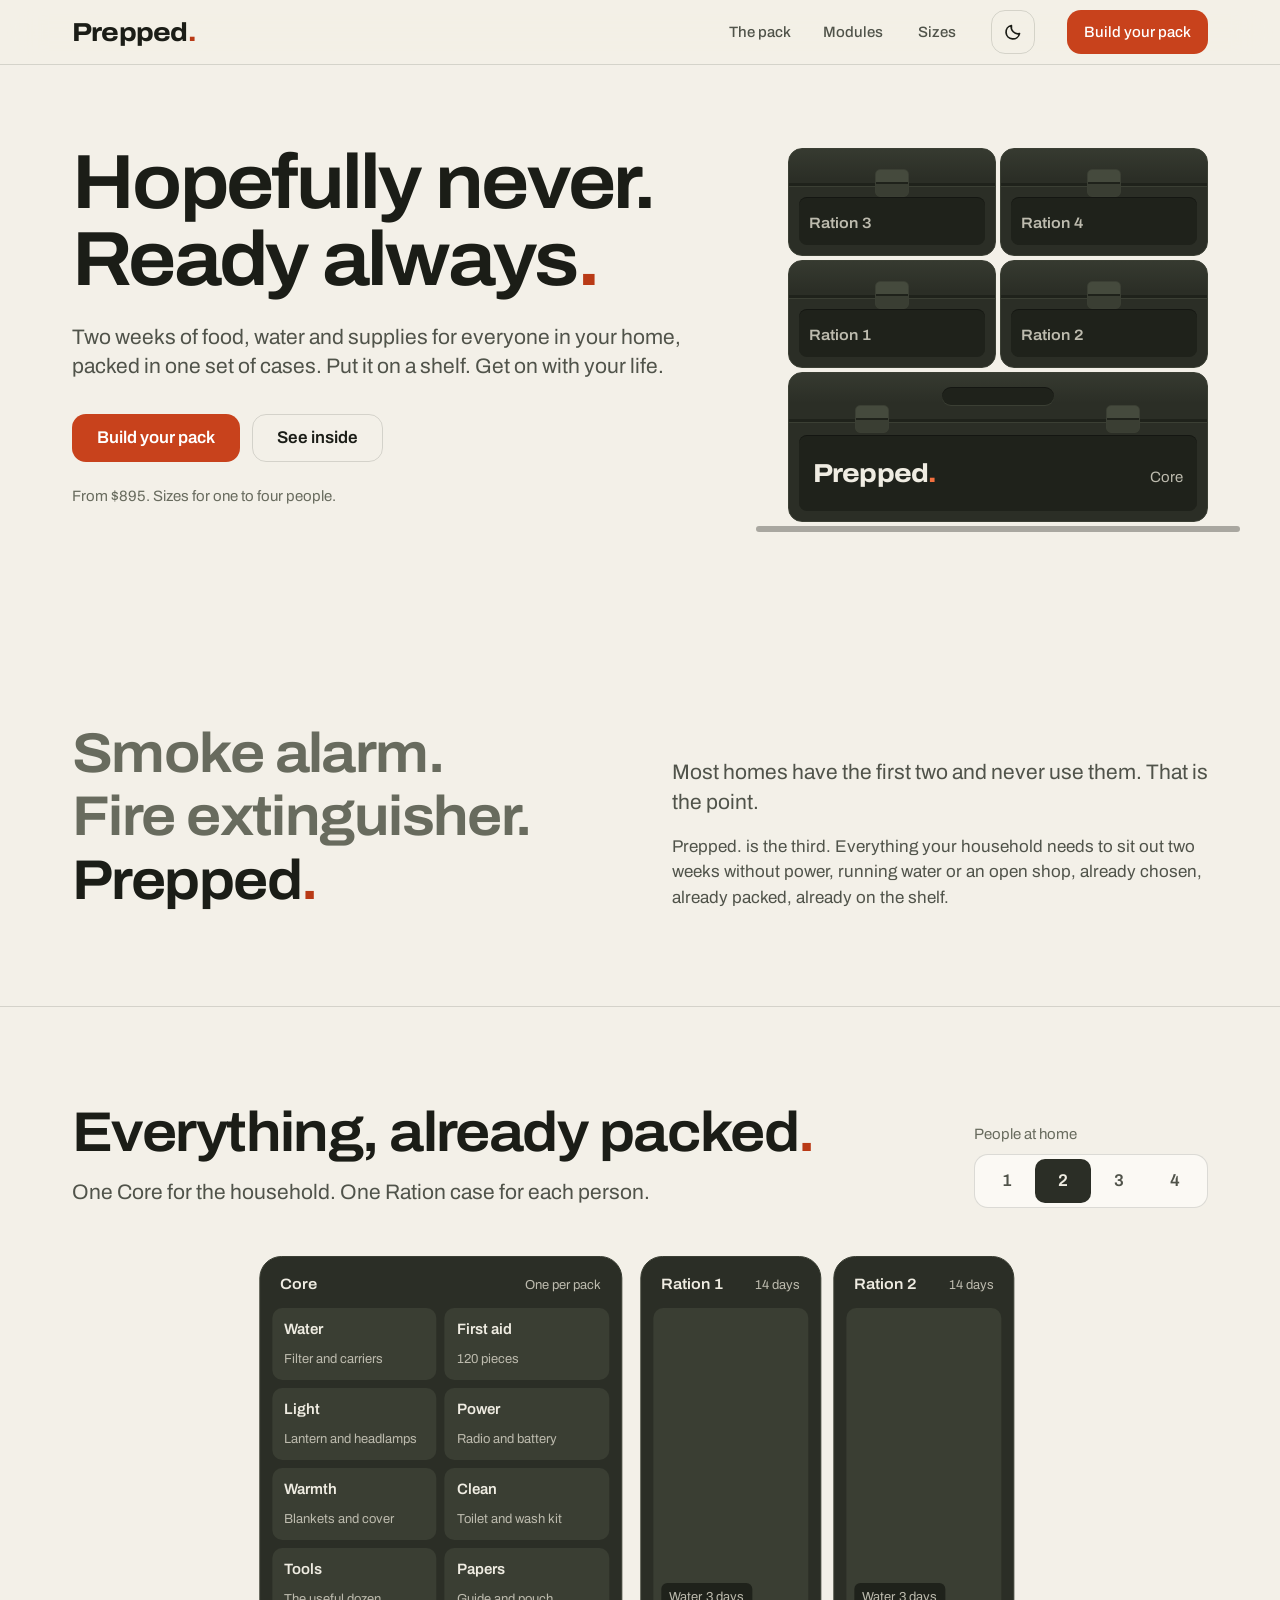
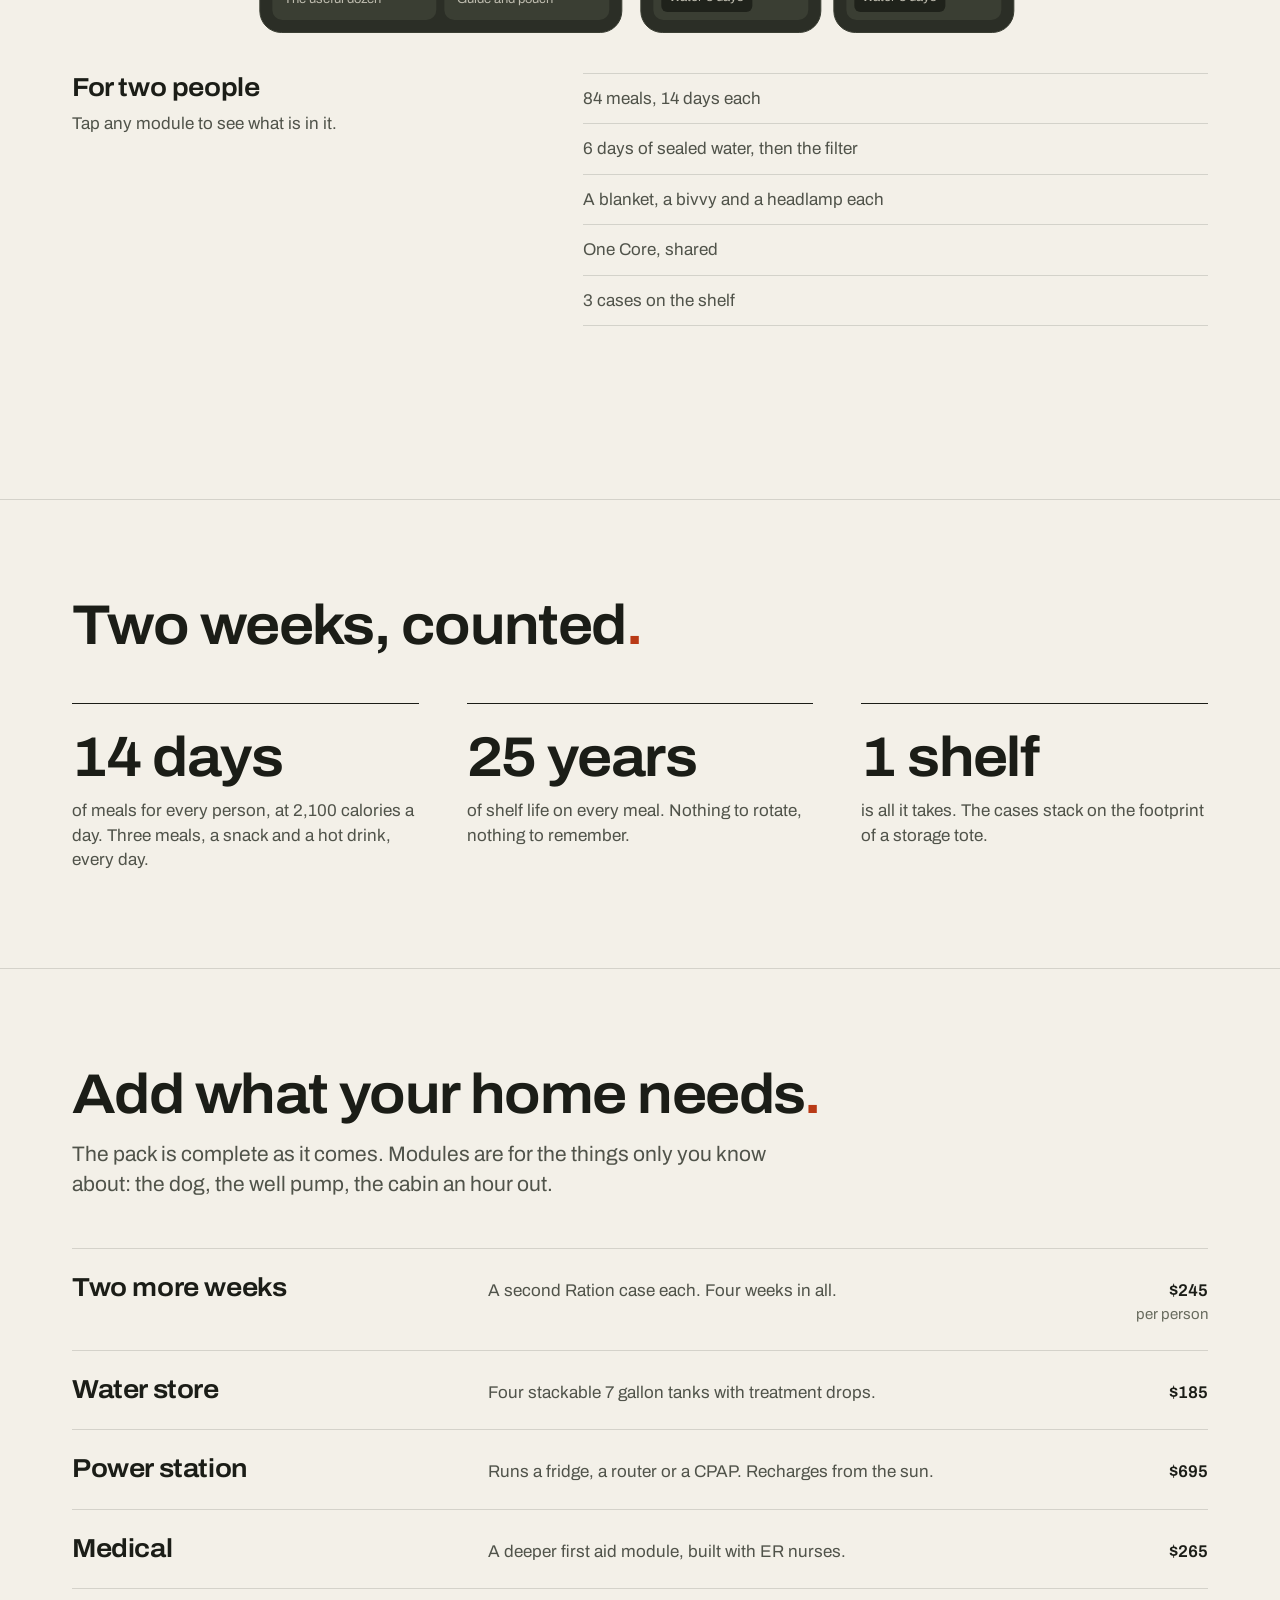
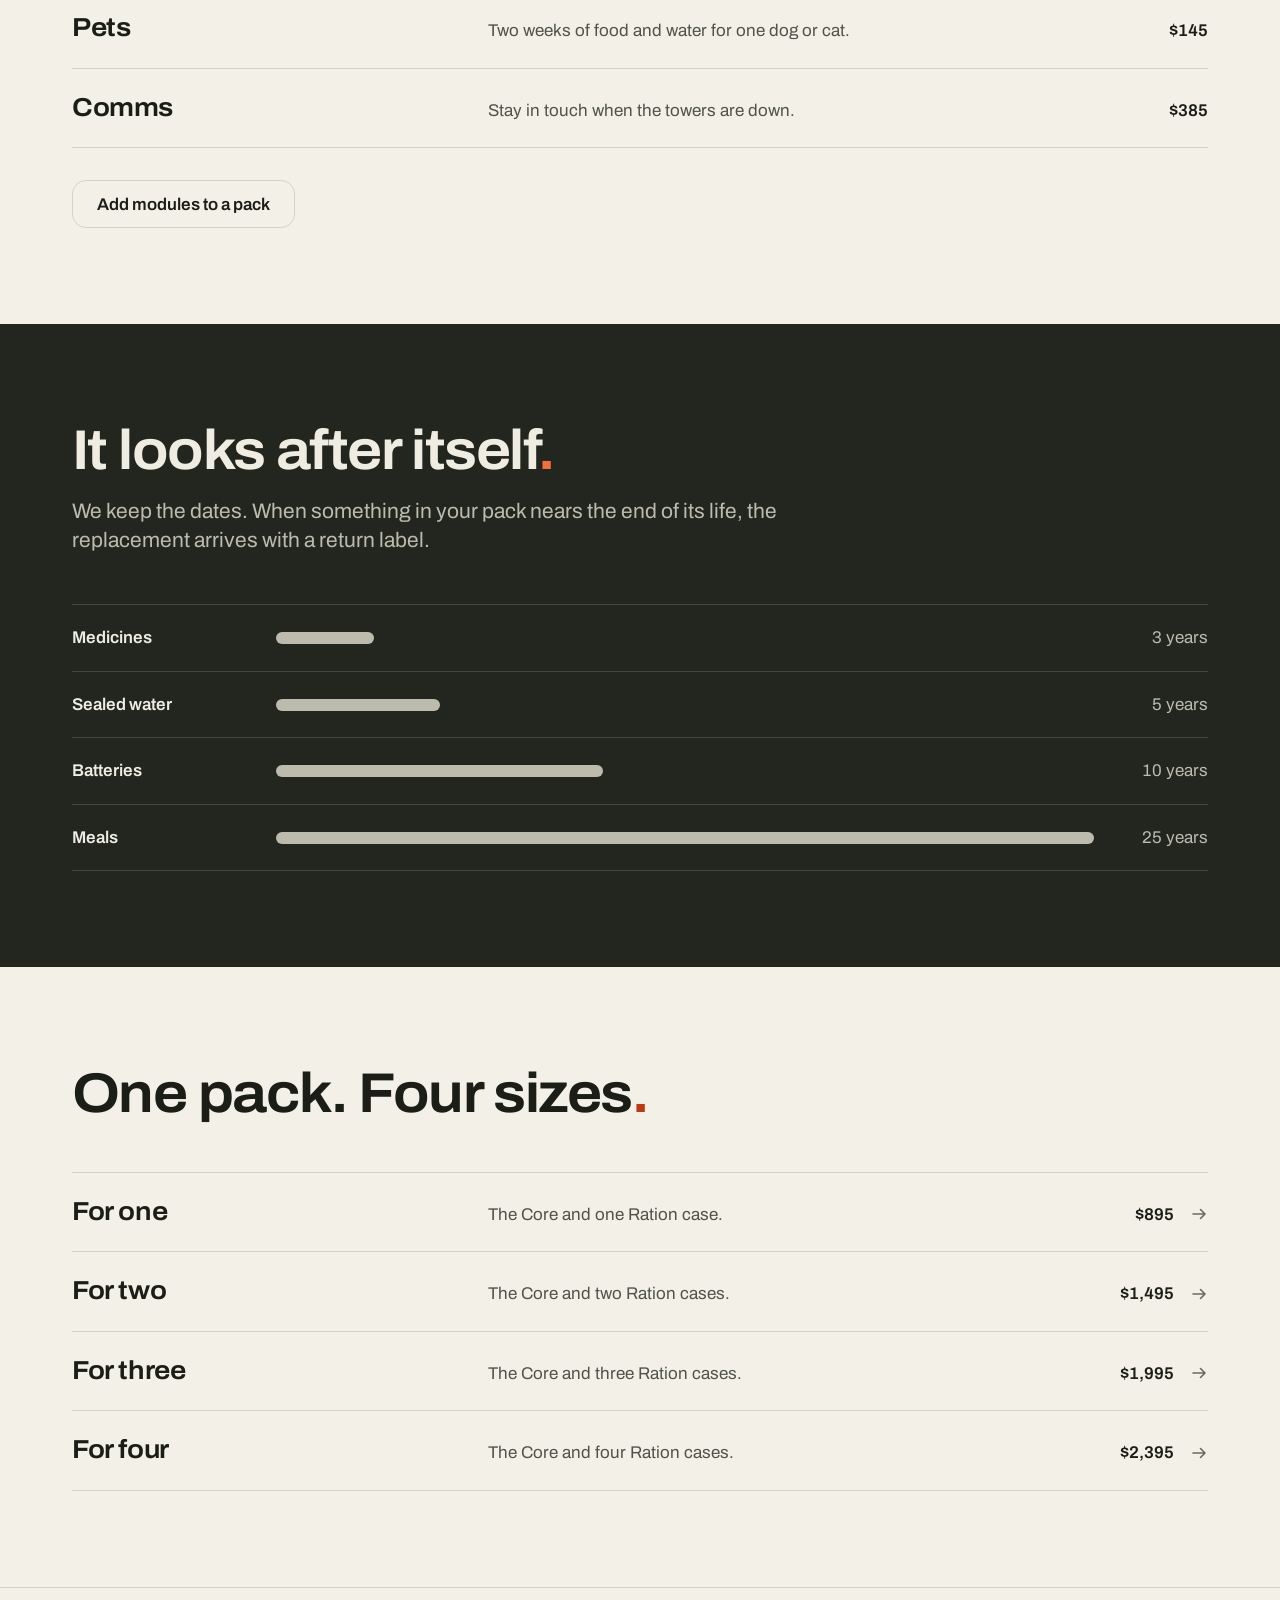
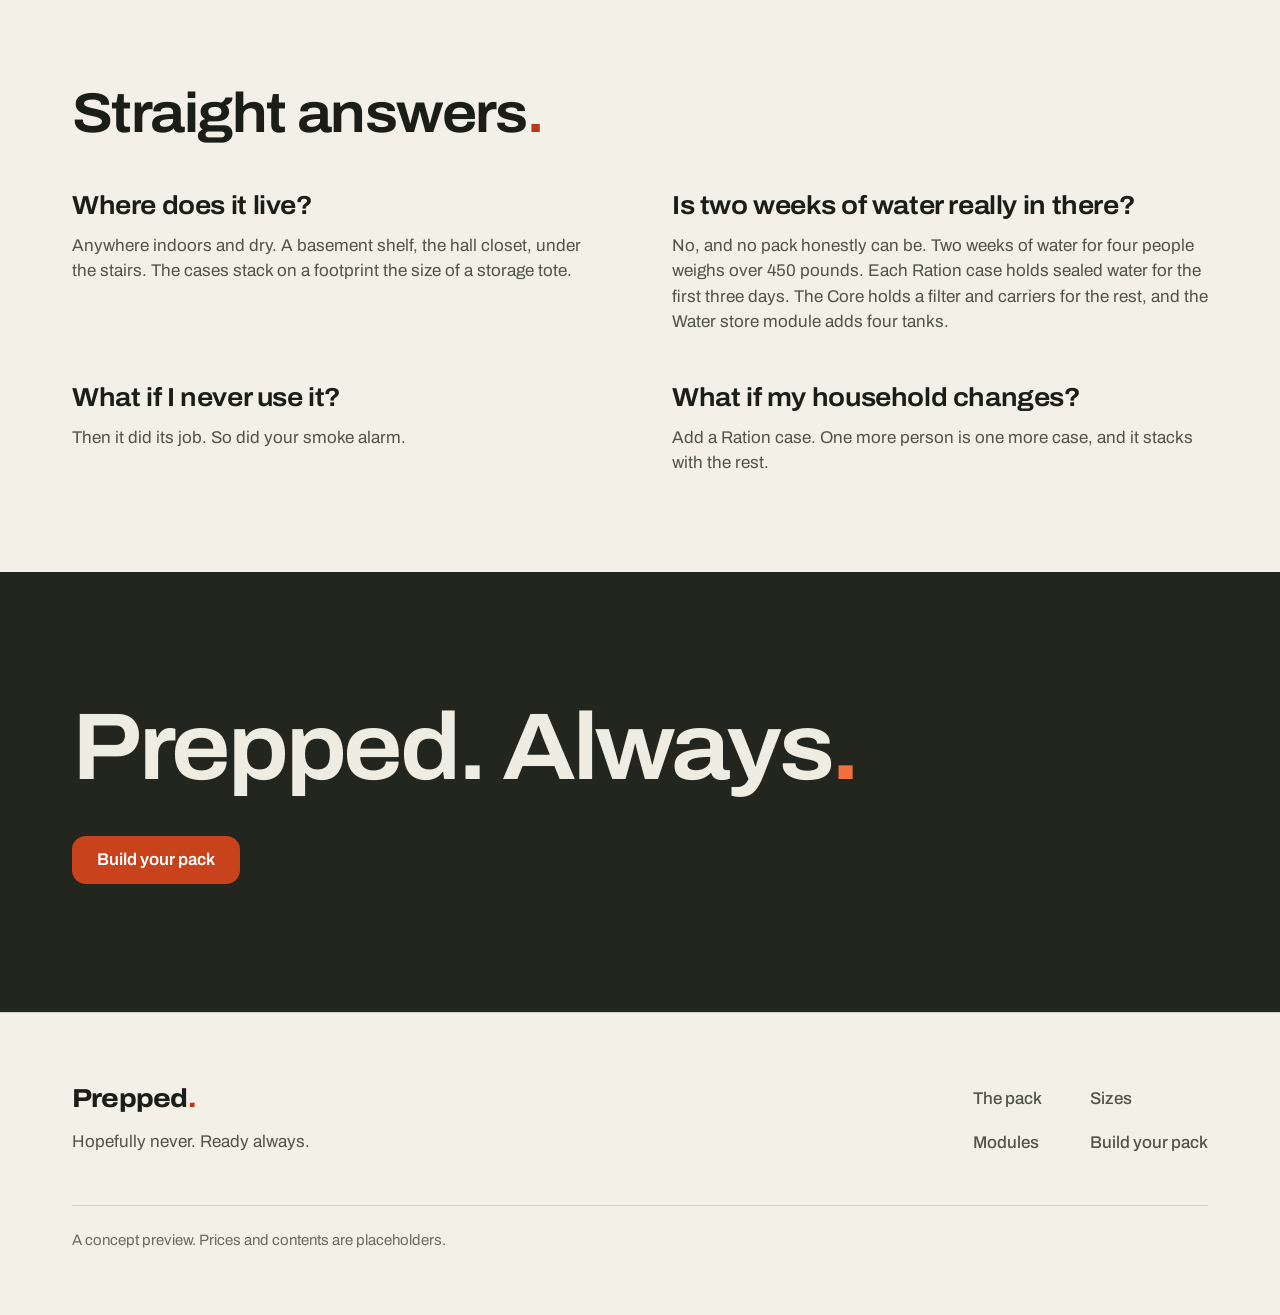
<file: index.html>
<!doctype html>
<html lang="en">
<head>
<meta charset="utf-8">
<meta name="viewport" content="width=device-width, initial-scale=1">
<meta name="robots" content="noindex">
<link rel="icon" href="data:image/svg+xml,%3Csvg xmlns='http://www.w3.org/2000/svg' viewBox='0 0 64 64'%3E%3Crect width='64' height='64' rx='14' fill='%232B2E26'/%3E%3Cpath d='M18 46V18h13c6.5 0 10.500 3.800 10.500 9.500S37.500 37 31 37h-6v9z M25 31h5.500c2.500 0 4-1.300 4-3.500s-1.500-3.500-4-3.500H25z' fill='%23EFECE2' fill-rule='evenodd'/%3E%3Crect x='44' y='39' width='7' height='7' fill='%23F2703F'/%3E%3C/svg%3E">
<meta property="og:type" content="website">
<meta property="og:site_name" content="Prepped.">
<meta property="og:title" content="Prepped. Hopefully never. Ready always.">
<meta property="og:description" content="Two weeks of food, water and supplies for everyone in your home, packed in one set of cases.">
<meta property="og:image" content="https://dwc2001.github.io/prepped-preview/og.png">
<meta property="og:image:width" content="1200">
<meta property="og:image:height" content="630">
<meta name="twitter:card" content="summary_large_image">
<title>Prepped. Hopefully never. Ready always.</title>
<meta name="description" content="Two weeks of food, water and supplies for everyone in your home, packed in one set of cases.">
<meta name="theme-color" content="#F3F0E8" media="(prefers-color-scheme: light)">
<meta name="theme-color" content="#11130F" media="(prefers-color-scheme: dark)">
<link rel="preconnect" href="https://fonts.googleapis.com">
<link rel="preconnect" href="https://fonts.gstatic.com" crossorigin>
<link href="https://fonts.googleapis.com/css2?family=Archivo:wdth,wght@62..125,100..900&display=swap" rel="stylesheet">
<script>try{var t=localStorage.getItem("prepped-theme");if(t==="dark"||t==="light")document.documentElement.setAttribute("data-theme",t)}catch(e){}</script>
<link rel="stylesheet" href="styles.css?v=6">
<link rel="stylesheet" href="home.css?v=6">
<script>document.documentElement.classList.add("js");</script>
</head>
<body>

<header class="bar">
  <div class="wrap bar-in">
    <a class="mark" href="index.html" aria-label="Prepped. home">Prepped<span class="stop">.</span></a>
    <nav class="bar-links" aria-label="Main">
      <a href="#inside">The pack</a>
      <a href="#modules">Modules</a>
      <a href="#sizes">Sizes</a>
      <button type="button" class="btn btn-quiet btn-small bar-theme" id="theme-btn" aria-label="Switch to dark mode"><svg width="20" height="20" viewBox="0 0 20 20" fill="none" stroke="currentColor" stroke-width="1.7" stroke-linecap="round" stroke-linejoin="round" aria-hidden="true"><path d="M16.5 11.6A6.800 6.800 0 0 1 8.400 3.500a6.800 6.800 0 1 0 8.100 8.100z"/></svg></button>
      <button type="button" class="btn btn-quiet btn-small bar-menu" id="bar-menu" aria-label="Menu" aria-expanded="false" aria-controls="bar-sheet"><svg viewBox="0 0 20 20" fill="none" stroke="currentColor" stroke-width="1.8" stroke-linecap="round" aria-hidden="true"><path d="M3 7h14M3 13h14"/></svg></button>
      <a class="btn btn-main btn-small" href="build.html">Build your pack</a>
    </nav>
  </div>
  <div class="bar-sheet" id="bar-sheet">
    <a href="#inside">The pack</a>
    <a href="#modules">Modules</a>
    <a href="#sizes">Sizes</a>
    <button type="button" class="bar-theme-row" id="theme-row" role="switch" aria-checked="false"><span>Dark mode</span><span class="switch" aria-hidden="true"></span></button>
  </div>
</header>

<main>

  <!-- 1. The promise -->
  <section class="hero">
    <div class="wrap hero-in">
      <div class="hero-words">
        <h1 class="h1">Hopefully never.<br>Ready always<span class="stop">.</span></h1>
        <p class="lead">Two weeks of food, water and supplies for everyone in your home, packed in one set of cases. Put it on a shelf. Get on with your life.</p>
        <div class="hero-go">
          <a class="btn btn-main" href="build.html">Build your pack</a>
          <a class="btn btn-quiet" href="#inside">See inside</a>
        </div>
        <p class="small">From <span class="num">$895</span>. Sizes for one to four people.</p>
      </div>

      <figure class="stack" aria-label="A Prepped. pack for four people: one Core case with four Ration cases stacked on top">
        <div class="stack-pair">
          <div class="box"><i class="latch"></i><span class="box-name">Ration 3</span></div>
          <div class="box"><i class="latch"></i><span class="box-name">Ration 4</span></div>
        </div>
        <div class="stack-pair">
          <div class="box"><i class="latch"></i><span class="box-name">Ration 1</span></div>
          <div class="box"><i class="latch"></i><span class="box-name">Ration 2</span></div>
        </div>
        <div class="box box-core">
          <i class="grip"></i><i class="latch"></i><i class="latch latch-2"></i>
          <span class="box-name box-mark">Prepped<span class="box-stop">.</span></span>
          <span class="box-note">Core</span>
        </div>
        <div class="shelf"></div>
      </figure>
    </div>
  </section>

  <!-- 2. The idea -->
  <section class="section">
    <div class="wrap idea">
      <p class="idea-list h2" aria-label="Smoke alarm. Fire extinguisher. Prepped.">
        <span>Smoke alarm.</span>
        <span>Fire extinguisher.</span>
        <span class="idea-us">Prepped<span class="stop">.</span></span>
      </p>
      <div class="idea-words reveal">
        <p class="lead">Most homes have the first two and never use them. That is the point.</p>
        <p class="body">Prepped. is the third. Everything your household needs to sit out two weeks without power, running water or an open shop, already chosen, already packed, already on the shelf.</p>
      </div>
    </div>
  </section>

  <!-- 3. What is inside -->
  <section class="section" id="inside">
    <div class="wrap">
      <div class="section-head inside-head">
        <div class="inside-title">
          <h2 class="h2">Everything, already packed<span class="stop">.</span></h2>
          <p class="lead">One Core for the household. One Ration case for each person.</p>
        </div>
        <div class="people">
          <span class="small" id="people-label">People at home</span>
          <div class="seg" id="people" data-value="2" role="group" aria-labelledby="people-label">
            <span class="seg-thumb" aria-hidden="true"></span>
            <button type="button" aria-pressed="false" data-people="1">1</button>
            <button type="button" aria-pressed="true" data-people="2">2</button>
            <button type="button" aria-pressed="false" data-people="3">3</button>
            <button type="button" aria-pressed="false" data-people="4">4</button>
          </div>
        </div>
      </div>

      <div id="pack"></div>

      <div class="inside-panel" id="inside-panel" aria-live="polite">
      </div>
    </div>
  </section>

  <!-- 4. Why two weeks -->
  <section class="section">
    <div class="wrap">
      <div class="section-head">
        <h2 class="h2">Two weeks, counted<span class="stop">.</span></h2>
      </div>
      <dl class="facts">
        <div class="fact reveal">
          <dt class="h2 num">14 days</dt>
          <dd class="lead">of meals for every person, at 2,100 calories a day. Three meals, a snack and a hot drink, every day.</dd>
        </div>
        <div class="fact reveal">
          <dt class="h2 num">25 years</dt>
          <dd class="lead">of shelf life on every meal. Nothing to rotate, nothing to remember.</dd>
        </div>
        <div class="fact reveal">
          <dt class="h2 num">1 shelf</dt>
          <dd class="lead">is all it takes. The cases stack on the footprint of a storage tote.</dd>
        </div>
      </dl>
    </div>
  </section>

  <!-- 5. Modules -->
  <section class="section" id="modules">
    <div class="wrap">
      <div class="section-head">
        <h2 class="h2">Add what your home needs<span class="stop">.</span></h2>
        <p class="lead">The pack is complete as it comes. Modules are for the things only you know about: the dog, the well pump, the cabin an hour out.</p>
      </div>
      <ul class="rows" id="addon-rows"></ul>
      <p class="after-rows"><a class="btn btn-quiet" href="build.html">Add modules to a pack</a></p>
    </div>
  </section>

  <!-- 6. It looks after itself -->
  <section class="section band">
    <div class="wrap keep">
      <div class="section-head">
        <h2 class="h2">It looks after itself<span class="stop">.</span></h2>
        <p class="lead">We keep the dates. When something in your pack nears the end of its life, the replacement arrives with a return label.</p>
      </div>
      <ul class="life" aria-label="How long each part of the pack lasts before we replace it">
        <li class="reveal"><span class="life-name">Medicines</span><span class="life-bar" style="--y: 3"></span><span class="life-years num">3 years</span></li>
        <li class="reveal"><span class="life-name">Sealed water</span><span class="life-bar" style="--y: 5"></span><span class="life-years num">5 years</span></li>
        <li class="reveal"><span class="life-name">Batteries</span><span class="life-bar" style="--y: 10"></span><span class="life-years num">10 years</span></li>
        <li class="reveal"><span class="life-name">Meals</span><span class="life-bar" style="--y: 25"></span><span class="life-years num">25 years</span></li>
      </ul>
    </div>
  </section>

  <!-- 7. Sizes -->
  <section class="section" id="sizes">
    <div class="wrap">
      <div class="section-head">
        <h2 class="h2">One pack. Four sizes<span class="stop">.</span></h2>
      </div>
      <ul class="rows" id="size-rows"></ul>
    </div>
  </section>

  <!-- 8. Straight answers -->
  <section class="section">
    <div class="wrap">
      <div class="section-head">
        <h2 class="h2">Straight answers<span class="stop">.</span></h2>
      </div>
      <dl class="answers">
        <div class="reveal">
          <dt class="h3">Where does it live?</dt>
          <dd class="body">Anywhere indoors and dry. A basement shelf, the hall closet, under the stairs. The cases stack on a footprint the size of a storage tote.</dd>
        </div>
        <div class="reveal">
          <dt class="h3">Is two weeks of water really in there?</dt>
          <dd class="body">No, and no pack honestly can be. Two weeks of water for four people weighs over 450 pounds. Each Ration case holds sealed water for the first three days. The Core holds a filter and carriers for the rest, and the Water store module adds four tanks.</dd>
        </div>
        <div class="reveal">
          <dt class="h3">What if I never use it?</dt>
          <dd class="body">Then it did its job. So did your smoke alarm.</dd>
        </div>
        <div class="reveal">
          <dt class="h3">What if my household changes?</dt>
          <dd class="body">Add a Ration case. One more person is one more case, and it stacks with the rest.</dd>
        </div>
      </dl>
    </div>
  </section>

  <!-- 9. Close -->
  <section class="section band close">
    <div class="wrap close-in">
      <h2 class="h1">Prepped. Always<span class="stop">.</span></h2>
      <a class="btn btn-main" href="build.html">Build your pack</a>
    </div>
  </section>

</main>

<footer class="foot">
  <div class="wrap foot-in">
    <div class="foot-brand">
      <a class="mark" href="index.html">Prepped<span class="stop">.</span></a>
      <p class="body">Hopefully never. Ready always.</p>
    </div>
    <nav class="foot-links" aria-label="Footer">
      <a href="#inside">The pack</a>
      <a href="#sizes">Sizes</a>
      <a href="#modules">Modules</a>
      <a href="build.html">Build your pack</a>
    </nav>
    <p class="small foot-note">A concept preview. Prices and contents are placeholders.</p>
  </div>
</footer>

<script src="data.js?v=6"></script>
<script src="case.js?v=6"></script>
<script src="home.js?v=6"></script>
<script src="nav.js?v=6"></script>
</body>
</html>
</file>
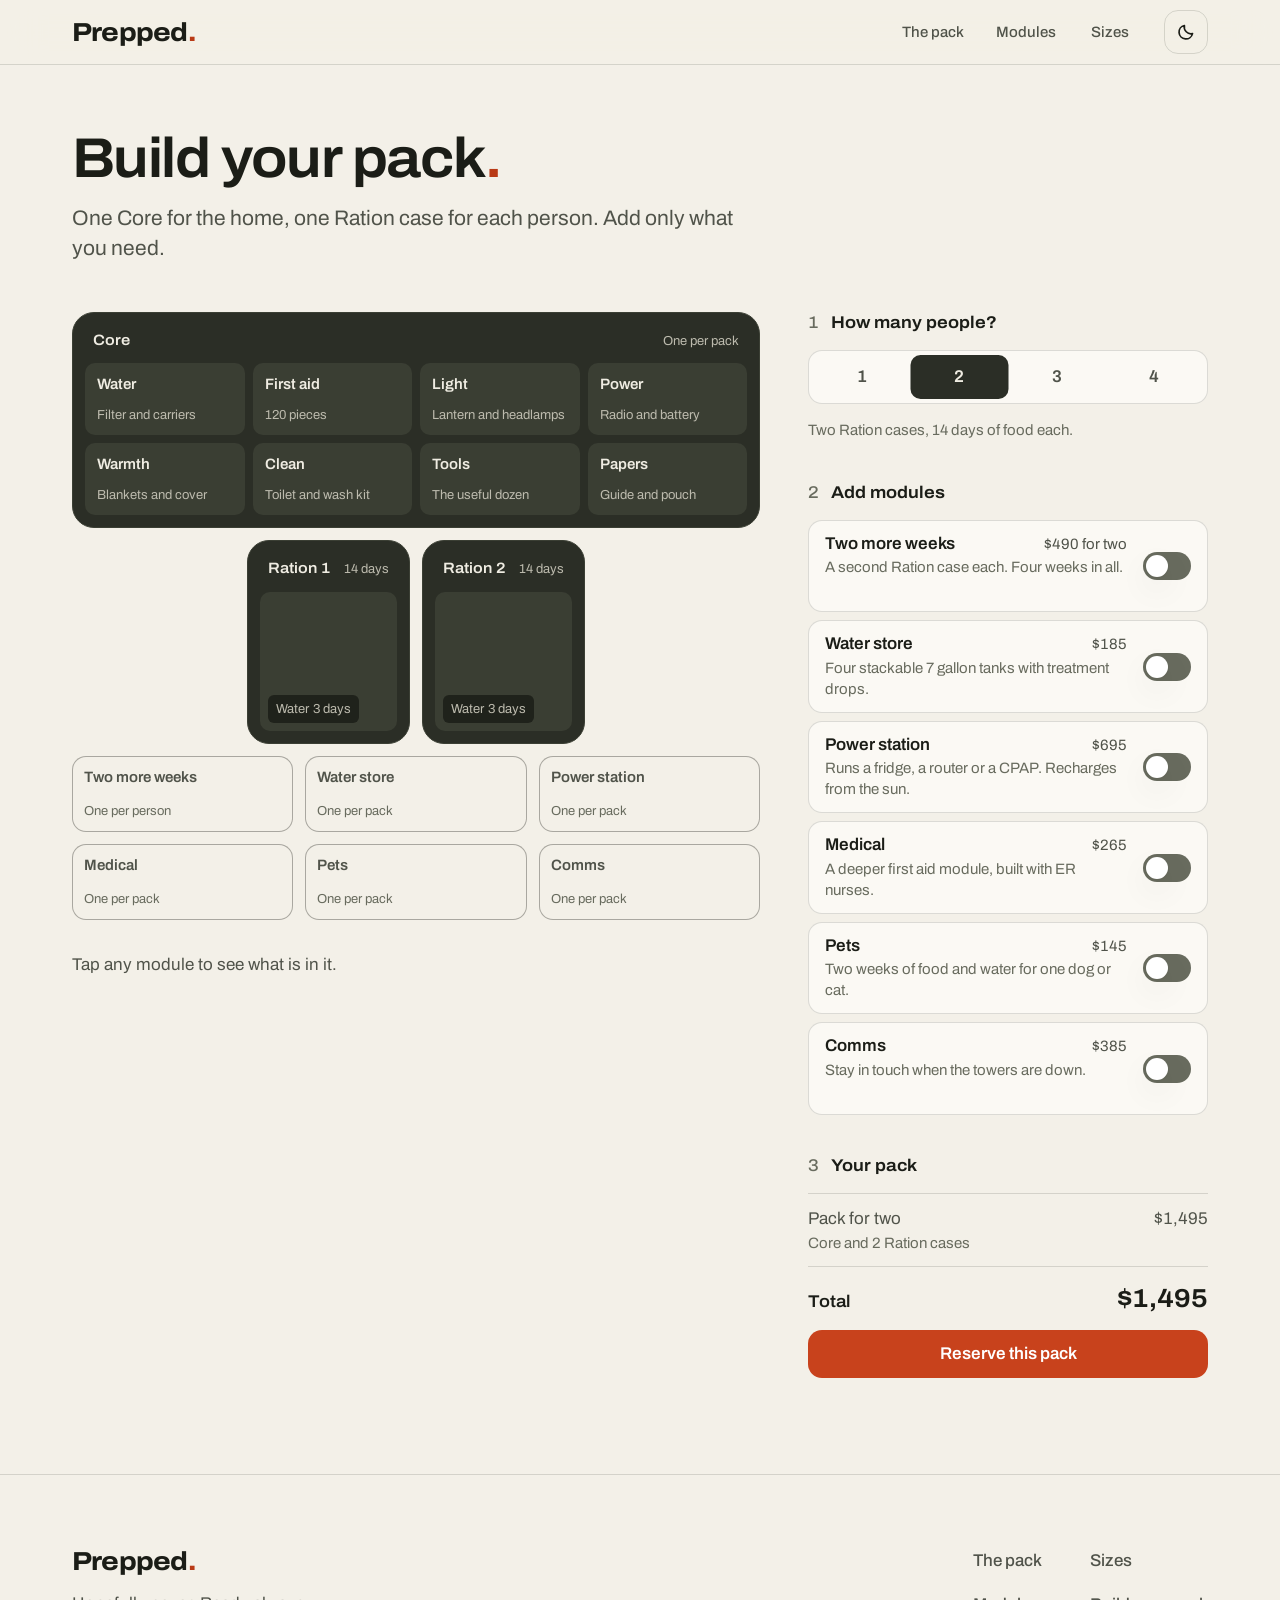
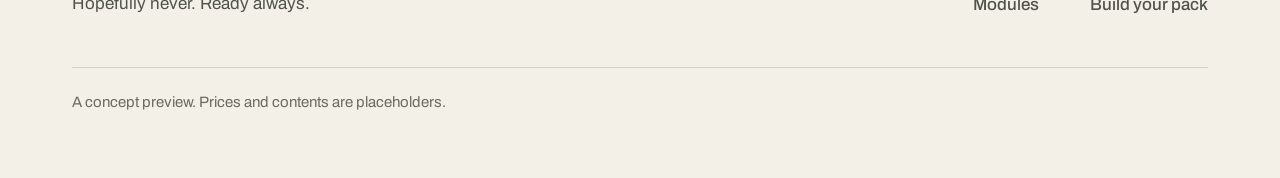
<file: build.html>
<!doctype html>
<html lang="en">
<head>
<meta charset="utf-8">
<meta name="viewport" content="width=device-width, initial-scale=1">
<meta name="description" content="Two weeks of food, water and supplies for everyone in your home, packed in one set of cases.">
<meta name="robots" content="noindex">
<link rel="icon" href="data:image/svg+xml,%3Csvg xmlns='http://www.w3.org/2000/svg' viewBox='0 0 64 64'%3E%3Crect width='64' height='64' rx='14' fill='%232B2E26'/%3E%3Cpath d='M18 46V18h13c6.5 0 10.500 3.800 10.500 9.500S37.500 37 31 37h-6v9z M25 31h5.500c2.500 0 4-1.300 4-3.500s-1.500-3.500-4-3.500H25z' fill='%23EFECE2' fill-rule='evenodd'/%3E%3Crect x='44' y='39' width='7' height='7' fill='%23F2703F'/%3E%3C/svg%3E">
<meta property="og:type" content="website">
<meta property="og:site_name" content="Prepped.">
<meta property="og:title" content="Build your pack | Prepped.">
<meta property="og:description" content="Two weeks of food, water and supplies for everyone in your home, packed in one set of cases.">
<meta property="og:image" content="https://dwc2001.github.io/prepped-preview/og.png">
<meta property="og:image:width" content="1200">
<meta property="og:image:height" content="630">
<meta name="twitter:card" content="summary_large_image">
<title>Build your pack | Prepped.</title>
<link rel="preconnect" href="https://fonts.googleapis.com">
<link rel="preconnect" href="https://fonts.gstatic.com" crossorigin>
<link rel="stylesheet" href="https://fonts.googleapis.com/css2?family=Archivo:wdth,wght@62..125,100..900&display=swap">
<script>try{var t=localStorage.getItem("prepped-theme");if(t==="dark"||t==="light")document.documentElement.setAttribute("data-theme",t)}catch(e){}</script>
<link rel="stylesheet" href="styles.css?v=6">
<link rel="stylesheet" href="build.css?v=6">
</head>
<body class="build-page">
<header class="bar">
  <div class="wrap bar-in">
    <a class="mark" href="index.html" aria-label="Prepped. home">Prepped<span class="stop">.</span></a>
    <nav class="bar-links" aria-label="Main">
      <a href="index.html#inside">The pack</a>
      <a href="index.html#modules">Modules</a>
      <a href="index.html#sizes">Sizes</a>
      <button type="button" class="btn btn-quiet btn-small bar-theme" id="theme-btn" aria-label="Switch to dark mode"><svg width="20" height="20" viewBox="0 0 20 20" fill="none" stroke="currentColor" stroke-width="1.7" stroke-linecap="round" stroke-linejoin="round" aria-hidden="true"><path d="M16.5 11.6A6.800 6.800 0 0 1 8.400 3.500a6.800 6.800 0 1 0 8.100 8.100z"/></svg></button>
      <button type="button" class="btn btn-quiet btn-small bar-menu" id="bar-menu" aria-label="Menu" aria-expanded="false" aria-controls="bar-sheet"><svg viewBox="0 0 20 20" fill="none" stroke="currentColor" stroke-width="1.8" stroke-linecap="round" aria-hidden="true"><path d="M3 7h14M3 13h14"/></svg></button>
      <a class="btn btn-main btn-small" href="build.html">Build your pack</a>
    </nav>
  </div>
  <div class="bar-sheet" id="bar-sheet">
    <a href="index.html#inside">The pack</a>
    <a href="index.html#modules">Modules</a>
    <a href="index.html#sizes">Sizes</a>
    <button type="button" class="bar-theme-row" id="theme-row" role="switch" aria-checked="false"><span>Dark mode</span><span class="switch" aria-hidden="true"></span></button>
  </div>
</header>

<main class="wrap build">
  <div class="build-head">
    <h1 class="h2">Build your pack<span class="stop">.</span></h1>
    <p class="lead">One Core for the home, one Ration case for each person. Add only what you need.</p>
  </div>

  <div class="build-grid">
    <div class="build-left">
      <div class="build-pack" id="pack" aria-label="Your pack, seen from above"></div>
      <section class="inside build-inside" id="inside" aria-live="polite">
        <p class="body inside-hint">Tap any module to see what is in it.</p>
      </section>
    </div>

    <div class="build-side">
      <section class="step step-people" id="step-people" aria-labelledby="t-people">
        <h2 class="step-title" id="t-people"><span class="step-n num">1</span>How many people?</h2>
        <div class="seg" id="seg" data-value="2" role="group" aria-labelledby="t-people">
          <span class="seg-thumb" aria-hidden="true"></span>
          <button type="button" data-people="1" aria-pressed="false">1</button>
          <button type="button" data-people="2" aria-pressed="true">2</button>
          <button type="button" data-people="3" aria-pressed="false">3</button>
          <button type="button" data-people="4" aria-pressed="false">4</button>
        </div>
        <p class="small step-note" id="people-note">Two Ration cases, 14 days of food each.</p>
      </section>

      <section class="step step-addons" id="step-addons" aria-labelledby="t-addons">
        <h2 class="step-title" id="t-addons"><span class="step-n num">2</span>Add modules</h2>
        <div class="mini" id="mini" aria-hidden="true"></div>
        <div class="opts" id="opts"></div>
      </section>

      <section class="step step-sum" id="step-sum" aria-labelledby="t-sum">
        <h2 class="step-title" id="t-sum"><span class="step-n num">3</span>Your pack</h2>
        <ul class="sum" id="sum"></ul>
        <div class="sum-total" id="sum-total">
          <span>Total</span>
          <span class="num" id="total"></span>
        </div>
        <button type="button" class="btn btn-main sum-reserve" id="reserve">Reserve this pack</button>
      </section>
    </div>
  </div>
</main>

<div class="dock-bar" id="dock-bar">
  <div class="dock-bar-in">
    <div class="dock-bar-total">
      <span class="small">Total</span>
      <span class="num" id="total-phone"></span>
    </div>
    <button type="button" class="btn btn-main" id="reserve-phone">Reserve this pack</button>
  </div>
</div>

<footer class="foot">
  <div class="wrap foot-in">
    <div class="foot-brand">
      <a class="mark" href="index.html">Prepped<span class="stop">.</span></a>
      <p class="body">Hopefully never. Ready always.</p>
    </div>
    <nav class="foot-links" aria-label="Footer">
      <a href="index.html#inside">The pack</a>
      <a href="index.html#sizes">Sizes</a>
      <a href="index.html#modules">Modules</a>
      <a href="build.html">Build your pack</a>
    </nav>
    <p class="small foot-note">A concept preview. Prices and contents are placeholders.</p>
  </div>
</footer>

<script src="data.js?v=6"></script>
<script src="case.js?v=6"></script>
<script src="sheet.js?v=6"></script>
<script src="build.js?v=6"></script>
<script src="mini.js?v=6"></script>
<script src="nav.js?v=6"></script>
</body>
</html>
</file>
<file: styles.css>
/* Prepped. design base. Every colour, size and speed is a token here.
   A hardcoded value in a page is a bug. */

:root {
  /* Ground: warm bone, like a painted basement shelf in daylight */
  --page: #F3F0E8;
  --card: #FBF9F4;
  --raised: #FFFFFF;
  --hairline: rgba(27, 29, 23, 0.14);
  --hairline-2: rgba(27, 29, 23, 0.34);
  --text: #1B1D17;
  --text-2: #50534A;
  --text-3: #686B5E;

  /* The one accent: the full stop */
  --accent: #C8421C;        /* buttons, with white text (4.9 to 1) */
  --accent-text: #B93A16;   /* accent used as lettering on the ground */
  --on-accent: #FFFFFF;
  --good: #2F6B45;

  /* The case is the same object in both themes */
  --case: #2B2E26;
  --case-edge: #3B3F34;
  --case-in: #1F221B;
  --tile: #3A3E33;
  --tile-2: #454A3D;
  --on-case: #EFECE2;
  --on-case-2: #BDBBAE;
  --pick: #F2703F;
  --case-hi: #363A30;
  --band: #23261F;
  --seg-on: #2B2E26;
  --seg-on-text: #EFECE2;

  --shadow: 0 1px 2px rgba(27, 29, 23, 0.06), 0 12px 32px rgba(27, 29, 23, 0.08);
  --bar: rgba(243, 240, 232, 0.8);

  /* Type */
  --font: "Archivo", "Helvetica Neue", Helvetica, Arial, sans-serif;
  --t-micro: 0.8125rem;
  --t-small: 0.9375rem;
  --t-body: 1.0625rem;
  --t-lead: 1.3125rem;
  --t-h3: 1.625rem;
  --t-h2: clamp(2.125rem, 4.6vw, 3.5rem);
  --t-h1: clamp(2.875rem, 7.4vw, 6.5rem);

  /* Space, multiples of 4 */
  --s1: 4px; --s2: 8px; --s3: 12px; --s4: 16px; --s5: 20px; --s6: 24px;
  --s8: 32px; --s10: 40px; --s12: 48px; --s16: 64px; --s20: 80px; --s24: 96px;
  --edge: 32px;
  --wide: 1200px;

  --r-s: 8px; --r-m: 14px; --r-l: 22px;

  /* Motion: starts at once, lands softly */
  --ease: cubic-bezier(0.22, 1, 0.36, 1);
  --ease-exit: cubic-bezier(0.5, 0, 0.75, 0);
  --dur-press: 90ms;
  --dur-touch: 200ms;
  --dur-move: 360ms;
  --dur-exit: 180ms;
  --dur-arrive: 520ms;
  --rise: 8px;
}

@media (prefers-color-scheme: dark) {
  :root:not([data-theme="light"]) {
    --page: #11130F;
    --card: #191C16;
    --raised: #21251D;
    --hairline: rgba(239, 236, 226, 0.14);
    --text: #EFECE2;
    --text-2: #B9B8AB;
    --text-3: #939387;
    --accent-text: #F2703F;
    --good: #7FBF95;
    --case: #30352A;
    --case-edge: #5C6252;
    --case-in: #1E211A;
    --case-hi: #3B4034;
    --tile: #3E4337;
    --tile-2: #4B5143;
    --band: #1B1E18;
    --seg-on: #EFECE2;
    --seg-on-text: #1B1D17;
    --hairline-2: rgba(239, 236, 226, 0.36);
    --shadow: 0 0 0 1px rgba(239, 236, 226, 0.06), 0 16px 40px rgba(0, 0, 0, 0.5);
    --bar: rgba(17, 19, 15, 0.78);
    color-scheme: dark;
  }
}
:root[data-theme="dark"] {
  --page: #11130F;
  --card: #191C16;
  --raised: #21251D;
  --hairline: rgba(239, 236, 226, 0.14);
  --text: #EFECE2;
  --text-2: #B9B8AB;
  --text-3: #939387;
  --accent-text: #F2703F;
  --good: #7FBF95;
  --case: #30352A;
  --case-edge: #5C6252;
  --case-in: #1E211A;
  --case-hi: #3B4034;
  --tile: #3E4337;
  --tile-2: #4B5143;
  --band: #1B1E18;
  --seg-on: #EFECE2;
  --seg-on-text: #1B1D17;
  --hairline-2: rgba(239, 236, 226, 0.36);
  --shadow: 0 0 0 1px rgba(239, 236, 226, 0.06), 0 16px 40px rgba(0, 0, 0, 0.5);
  --bar: rgba(17, 19, 15, 0.78);
  color-scheme: dark;
}

* { box-sizing: border-box; }
body::before { content: ""; position: fixed; inset: 0 0 auto; height: env(safe-area-inset-top, 0px); z-index: 30; background: var(--page); }
html { -webkit-text-size-adjust: 100%; text-size-adjust: 100%; scroll-behavior: smooth; scroll-padding-top: 88px; }
body {
  margin: 0;
  background: var(--page);
  color: var(--text);
  font-family: var(--font);
  font-size: var(--t-body);
  line-height: 1.5;
  -webkit-font-smoothing: antialiased;
}
h1, h2, h3, p, ul, ol, dl, dd, figure { margin: 0; padding: 0; }
ul, ol { list-style: none; }
a { color: inherit; }
button { font: inherit; color: inherit; }
img, svg { display: block; max-width: 100%; }

:focus-visible { outline: 2px solid var(--accent-text); outline-offset: 3px; border-radius: 4px; }

/* The signature: the full stop */
.stop { color: var(--accent-text); }

/* Type roles */
.h1, .h2, .h3 { font-stretch: 108%; font-weight: 650; text-wrap: balance; }
.h1 { font-size: var(--t-h1); line-height: 1.0; letter-spacing: -0.035em; }
.h2 { font-size: var(--t-h2); line-height: 1.06; letter-spacing: -0.028em; }
.h3 { font-size: var(--t-h3); line-height: 1.15; letter-spacing: -0.015em; }
.lead { font-size: var(--t-lead); line-height: 1.42; color: var(--text-2); max-width: 34em; text-wrap: pretty; }
.body { color: var(--text-2); max-width: 65ch; text-wrap: pretty; }
.small { font-size: var(--t-small); line-height: 1.45; color: var(--text-3); }
.num { font-variant-numeric: tabular-nums; }

/* Layout */
.wrap { width: 100%; max-width: var(--wide); margin: 0 auto; padding-left: max(var(--edge), env(safe-area-inset-left, 0px)); padding-right: max(var(--edge), env(safe-area-inset-right, 0px)); }
.section { padding: var(--s24) 0; }
.section + .section { border-top: 1px solid var(--hairline); }
.section-head { display: grid; gap: var(--s4); margin-bottom: var(--s12); }

/* Buttons: one shape family */
.btn {
  display: inline-flex; align-items: center; justify-content: center; gap: var(--s2);
  min-height: 48px; padding: 0 var(--s6);
  border-radius: var(--r-m); border: 1px solid transparent;
  font-size: var(--t-body); font-weight: 600; text-decoration: none; cursor: pointer;
  -webkit-tap-highlight-color: transparent; touch-action: manipulation; user-select: none;
  transition: transform var(--dur-touch) var(--ease), filter var(--dur-touch) var(--ease), background-color var(--dur-touch) var(--ease);
}
.btn:active { transform: scale(0.975); transition-duration: var(--dur-press); }
.btn-main { background: var(--accent); color: var(--on-accent); }
.btn-quiet { background: transparent; border-color: var(--hairline); color: var(--text); }
.btn-small { min-height: 44px; padding: 0 var(--s4); font-size: var(--t-small); }
@media (hover: hover) and (pointer: fine) {
  .btn-main:hover { filter: brightness(1.08); }
  .btn-quiet:hover { background: var(--card); }
}
.btn[disabled] { opacity: 0.45; cursor: default; }

/* Top bar: floats over the page, so it gets glass */
.bar {
  position: sticky; top: env(safe-area-inset-top, 0px); z-index: 20;
  background: var(--bar);
  -webkit-backdrop-filter: blur(20px) saturate(180%); backdrop-filter: blur(20px) saturate(180%);
  border-bottom: 1px solid var(--hairline);
}
.bar-in { display: flex; align-items: center; justify-content: space-between; gap: var(--s6); min-height: 64px; }
.mark { font-stretch: 112%; font-weight: 750; font-size: var(--t-h3); letter-spacing: -0.03em; text-decoration: none; display: inline-flex; align-items: center; min-height: 44px; }
.bar-links { display: flex; align-items: center; gap: var(--s8); }
.bar-links a { min-width: 44px; justify-content: center; font-size: var(--t-small); font-weight: 500; color: var(--text-2); text-decoration: none; min-height: 44px; display: inline-flex; align-items: center; }
.bar-links a.btn-main { color: var(--on-accent); }
.bar-links a[aria-current="true"] { color: var(--text); box-shadow: inset 0 -2px 0 var(--accent-text); }
@media (hover: hover) and (pointer: fine) { .bar-links a:not(.btn):hover { color: var(--text); } }
@media (prefers-reduced-transparency: reduce) { .bar { background: var(--page); -webkit-backdrop-filter: none; backdrop-filter: none; } }
@media (prefers-contrast: more) { .bar { background: var(--page); -webkit-backdrop-filter: none; backdrop-filter: none; border-bottom-color: var(--text); } }

/* A drawn switch, used wherever something is on or off */
.switch {
  position: relative; flex: none;
  width: 48px; height: 28px; border-radius: var(--r-m);
  background: var(--text-3);
  transition: background-color var(--dur-touch) var(--ease);
}
.switch::after {
  content: ""; position: absolute; top: 3px; left: 3px;
  width: 22px; height: 22px; border-radius: 50%;
  background: var(--on-accent);
  box-shadow: var(--shadow);
  transition: transform var(--dur-touch) var(--ease);
}
[aria-checked="true"] > .switch { background: var(--accent); }
[aria-checked="true"] > .switch::after { transform: translateX(20px); }

/* Light and dark: an icon button in the bar on a computer, a switch in the menu on a phone */
.bar-theme { flex: 0 0 44px; width: 44px; padding: 0; }
.bar-theme svg { flex: none; width: 20px; height: 20px; max-width: none; }
.bar-theme-row { display: none; }
.theme-fade, .theme-fade *, .theme-fade *::before, .theme-fade *::after {
  transition: background-color 240ms ease, color 240ms ease, border-color 240ms ease, box-shadow 240ms ease !important;
}

/* On the Build page the bar does not offer the page you are on */
.build-page .bar-links .btn-main { display: none; }

/* Phone menu: a button in the bar opens the section links under it */
.bar-menu { display: none; }
.bar-sheet { display: none; }

/* Footer */
.foot { border-top: 1px solid var(--hairline); padding: var(--s16) 0; }
.foot-in { display: grid; grid-template-columns: minmax(0, 1fr) auto; gap: var(--s10) var(--s16); align-items: start; }
.foot-brand { display: grid; gap: var(--s2); justify-items: start; }
.foot-links { display: grid; grid-template-columns: auto auto; gap: 0 var(--s12); }
.foot-links a { display: inline-flex; align-items: center; min-height: 44px; text-decoration: none; color: var(--text-2); font-weight: 500; }
@media (hover: hover) and (pointer: fine) { .foot-links a:hover { color: var(--text); } }
.foot-note { grid-column: 1 / -1; padding-top: var(--s6); border-top: 1px solid var(--hairline); }

/* A dark band: the same olive as the cases, in both themes */
.section.band {
  --text: var(--on-case); --text-2: var(--on-case-2); --text-3: #A9A89B;
  --hairline: rgba(239, 236, 226, 0.16); --accent-text: var(--pick); --card: var(--case);
  background: var(--band); color: var(--text); border-top-color: transparent;
}
.section.band + .section { border-top-color: transparent; }

/* ---------- The pack, seen from above (case.js draws it) ---------- */
.pack { display: grid; gap: var(--s3); }
.pack-row { display: grid; grid-template-columns: 2fr repeat(4, 1fr); gap: var(--s3); }
/* Fewer people: the pack stays centred. Each case slides by half the missing width. */
.unit-core { transition: transform var(--dur-move) var(--ease); }
.pack[data-people="1"] .unit-core { transform: translateX(calc(75% + 9px)); }
.pack[data-people="2"] .unit-core { transform: translateX(calc(50% + 6px)); }
.pack[data-people="3"] .unit-core { transform: translateX(calc(25% + 3px)); }
.pack[data-people="1"] .ration { transform: translateX(calc(150% + 18px)); }
.pack[data-people="2"] .ration { transform: translateX(calc(100% + 12px)); }
.pack[data-people="3"] .ration { transform: translateX(calc(50% + 6px)); }

.unit {
  background: var(--case); border: 1px solid var(--case-edge); border-radius: var(--r-l);
  padding: var(--s3); color: var(--on-case);
  display: grid; grid-template-rows: auto 1fr; gap: var(--s3); min-width: 0;
}
.unit-name { display: flex; align-items: baseline; justify-content: space-between; gap: var(--s2); padding: var(--s1) var(--s2) 0; font-size: var(--t-small); font-weight: 600; font-stretch: 108%; }
.unit-name span { white-space: nowrap; }
.unit-name span:last-child { font-weight: 400; font-stretch: 100%; font-size: var(--t-micro); color: var(--on-case-2); }

.tiles { display: grid; grid-template-columns: repeat(2, 1fr); grid-auto-rows: 1fr; gap: var(--s2); }
.tile {
  appearance: none; border: 0; text-align: left; cursor: pointer;
  background: var(--tile); color: var(--on-case); border-radius: 10px;
  padding: var(--s3); min-height: 72px; min-width: 0;
  display: flex; flex-direction: column; justify-content: space-between; gap: var(--s2);
  -webkit-tap-highlight-color: transparent; touch-action: manipulation;
  box-shadow: inset 0 0 0 0 var(--pick);
  transition: transform var(--dur-touch) var(--ease), background-color var(--dur-touch) var(--ease), box-shadow var(--dur-touch) var(--ease);
}
.tile:active { transform: scale(0.975); transition-duration: var(--dur-press); }
.tile b { font-size: var(--t-small); font-weight: 600; line-height: 1.2; }
.tile i { font-style: normal; font-size: var(--t-micro); line-height: 1.3; color: var(--on-case-2); }
.tile[aria-pressed="true"] { background: var(--tile-2); box-shadow: inset 0 0 0 2px var(--pick); }
@media (hover: hover) and (pointer: fine) { .tile:hover { background: var(--tile-2); } }
.tile:focus-visible { outline-color: var(--pick); outline-offset: 2px; }

/* A Ration case: fourteen days you can count, then water */
.ration { opacity: 1; transition: opacity var(--dur-move) var(--ease), transform var(--dur-move) var(--ease); }
.pack .ration.is-out { opacity: 0; transform: translateY(var(--rise)); pointer-events: none; visibility: hidden; transition: opacity var(--dur-exit) var(--ease-exit), transform var(--dur-exit) var(--ease-exit), visibility 0s var(--dur-exit); }
.ration .tile { height: 100%; padding: var(--s2); gap: var(--s2); justify-content: flex-start; }
.days { display: grid; grid-template-columns: 1fr 1fr; gap: var(--s1); flex: 1; }
.days span { display: block; background: var(--on-case-2); opacity: 0.82; border-radius: 3px; min-height: 9px; }
.sip { display: flex; flex-wrap: wrap; gap: 0 var(--s1); background: var(--case-in); border-radius: 6px; padding: 6px var(--s2); font-size: var(--t-micro); line-height: 1.25; color: var(--on-case-2); }

/* Add-on modules: six slots under the pack. A slot is an outline until its module is added. */
.dock { display: grid; grid-template-columns: repeat(3, minmax(0, 1fr)); gap: var(--s3); }
.tile.addon {
  min-height: 76px; border-radius: var(--r-m); background: var(--case);
  box-shadow: inset 0 0 0 1px var(--case-edge);
  transition: transform var(--dur-touch) var(--ease), background-color var(--dur-move) var(--ease), box-shadow var(--dur-touch) var(--ease), color var(--dur-move) var(--ease);
}
.tile.addon b, .tile.addon i { transition: color var(--dur-move) var(--ease); }
.tile.addon.is-off { background: transparent; box-shadow: inset 0 0 0 1px var(--hairline-2); }
.tile.addon.is-off b { color: var(--text-2); }
.tile.addon.is-off i { color: var(--text-3); }
.tile.addon[aria-pressed="true"] { box-shadow: inset 0 0 0 2px var(--pick); }
@media (hover: hover) and (pointer: fine) {
  .tile.addon:hover { background: var(--case-hi); }
  .tile.addon.is-off:hover { background: var(--card); }
}

/* What is in the picked module */
.inside { display: grid; gap: var(--s3); align-content: start; }
.inside ul { display: grid; }
.inside li { padding: var(--s3) 0; border-top: 1px solid var(--hairline); color: var(--text-2); }
.inside li:last-child { border-bottom: 1px solid var(--hairline); }
.inside-swap { animation: arrive var(--dur-move) var(--ease) both; }
@keyframes arrive { from { opacity: 0; transform: translateY(4px); } to { opacity: 1; transform: none; } }

/* Size picker: one sliding selection */
.seg { position: relative; display: inline-grid; grid-auto-flow: column; grid-auto-columns: 1fr; padding: var(--s1); background: var(--card); border: 1px solid var(--hairline); border-radius: var(--r-m); }
.seg button {
  appearance: none; border: 0; background: transparent; cursor: pointer; position: relative; z-index: 1;
  min-width: 56px; min-height: 44px; padding: 0 var(--s4); border-radius: 10px;
  font-weight: 600; color: var(--text-2);
  -webkit-tap-highlight-color: transparent; touch-action: manipulation;
  transition: color var(--dur-touch) var(--ease);
}
.seg button[aria-pressed="true"] { color: var(--seg-on-text); }
.seg-thumb { position: absolute; z-index: 0; top: var(--s1); bottom: var(--s1); left: var(--s1); width: calc((100% - 8px) / 4); border-radius: 10px; background: var(--seg-on); transition: transform var(--dur-touch) var(--ease); }
.seg[data-value="2"] .seg-thumb { transform: translateX(100%); }
.seg[data-value="3"] .seg-thumb { transform: translateX(200%); }
.seg[data-value="4"] .seg-thumb { transform: translateX(300%); }

/* Sections rise once as you reach them */
.js .reveal { opacity: 0; transform: translateY(var(--rise)); }
.js .reveal.is-in { opacity: 1; transform: none; transition: opacity var(--dur-arrive) var(--ease), transform var(--dur-arrive) var(--ease); }

/* Reduced motion: gentler, not gone. Things cross-fade in place; nothing slides, grows or springs. */
@media (prefers-reduced-motion: reduce) {
  html { scroll-behavior: auto; }
  *, *::before, *::after {
    transition-property: opacity, color, background-color, border-color, box-shadow !important;
    transition-duration: 200ms !important; animation-duration: 1ms !important;
  }
  .js .reveal { transform: none; }
  .btn:active, .tile:active { transform: none; }
}

/* ---------- Phone ---------- */
@media (max-width: 767px) {
  :root { --edge: 20px; --t-body: 1.0625rem; --t-lead: 1.1875rem; --t-h3: 1.4375rem; }
  .section { padding: var(--s16) 0; }
  .section-head { margin-bottom: var(--s8); }
  .bar-links a:not(.btn) { display: none; }
  .bar-links { gap: var(--s2); }
  .bar-theme { display: none; }
  .bar-theme-row {
    appearance: none; background: transparent; border: 0; border-top: 1px solid var(--hairline); cursor: pointer;
    display: flex; align-items: center; justify-content: space-between; width: 100%; min-height: 56px; padding: 0;
    font-size: var(--t-lead); font-weight: 600; font-stretch: 108%; text-align: left;
    -webkit-tap-highlight-color: transparent; touch-action: manipulation;
  }
  .bar-menu { display: inline-flex; width: 44px; padding: 0; }
  .bar-menu { flex: 0 0 44px; }
  .bar-menu svg { flex: none; width: 20px; height: 20px; max-width: none; }
  .bar-sheet {
    display: grid; position: absolute; left: 0; right: 0; top: 100%;
    background: var(--page); border-bottom: 1px solid var(--hairline); box-shadow: var(--shadow);
    padding: var(--s2) var(--edge) var(--s4);
    opacity: 0; transform: translateY(-8px); visibility: hidden; pointer-events: none;
    transition: opacity var(--dur-exit) var(--ease-exit), transform var(--dur-exit) var(--ease-exit), visibility 0s var(--dur-exit);
  }
  .bar.is-open .bar-sheet { opacity: 1; transform: none; visibility: visible; pointer-events: auto; transition: opacity var(--dur-move) var(--ease), transform var(--dur-move) var(--ease); }
  .bar-sheet a { display: flex; align-items: center; min-height: 52px; font-size: var(--t-lead); font-weight: 600; font-stretch: 108%; text-decoration: none; border-top: 1px solid var(--hairline); }
  .bar-sheet a:first-child { border-top: 0; }
  .foot-in { grid-template-columns: minmax(0, 1fr); gap: var(--s8); }
  .foot-links { justify-content: start; }

  .pack-row { grid-template-columns: repeat(4, 1fr); }
  .pack-row .unit-core { grid-column: 1 / -1; }
  .pack[data-people] .unit-core { transform: none; }
  .ration.unit { padding: var(--s2); border-radius: var(--r-m); }
  .ration .unit-name { font-size: var(--t-micro); padding: 2px 2px 0; }
  .ration .unit-name span:last-child { display: none; }
  .ration .tile { padding: 6px; }
  .sip { font-size: var(--t-micro); padding: 4px 6px; }
  .days span { min-height: 8px; }
  .tile.addon { padding: var(--s2) var(--s3); }
}
@media (pointer: coarse) {
  .btn, .tile, .seg button, .mark { -webkit-touch-callout: none; }
}

/* Narrow computer windows: the Ration cases keep only their name */
@media (max-width: 1100px) { .ration .unit-name span:last-child { display: none; } }
.sip span { white-space: nowrap; }
</file>
<file: home.css>
/* Home page only. Tokens come from styles.css. */

/* 1. Hero */
.hero { padding: var(--s20) 0 var(--s24); }
.hero-in { display: grid; grid-template-columns: minmax(0, 1.35fr) minmax(0, 0.85fr); gap: var(--s12); align-items: end; }
.hero-words { display: grid; gap: var(--s6); justify-items: start; padding-bottom: var(--s6); }
.hero .h1 { font-size: clamp(2.625rem, 6vw, 5rem); }
.hero-go { display: flex; flex-wrap: wrap; gap: var(--s3); margin-top: var(--s2); }

/* The pack on its shelf, seen from the front */
.stack { display: grid; gap: 4px; width: 100%; max-width: 480px; justify-self: end; }
.stack-pair { display: grid; grid-template-columns: 1fr 1fr; gap: 4px; }
.box {
  position: relative; height: 108px; border-radius: var(--r-m);
  background: linear-gradient(180deg, var(--case-hi) 0, var(--case) 30px, var(--case) 100%);
  border: 1px solid var(--case-edge);
  color: var(--on-case);
}
/* the lid seam: a dark line with a lit edge under it */
.box::before { content: ""; position: absolute; left: 0; right: 0; top: 34px; height: 3px; background: var(--case-in); box-shadow: 0 1px 0 var(--case-edge); }
/* the recessed panel that carries the name */
.box::after { content: ""; position: absolute; left: 10px; right: 10px; top: 48px; bottom: 10px; border-radius: 8px; background: var(--case-in); box-shadow: inset 0 1px 0 rgba(0, 0, 0, 0.35); }
/* a clasp that folds over the seam */
.latch { position: absolute; z-index: 1; top: 20px; left: 50%; width: 34px; height: 28px; margin-left: -17px; border-radius: 5px; background: linear-gradient(180deg, var(--tile-2) 0, var(--tile-2) 46%, var(--case-in) 46%, var(--case-in) 54%, var(--tile) 54%, var(--tile) 100%); border: 1px solid var(--case-edge); }
.box-name { position: absolute; z-index: 1; left: var(--s5); bottom: 20px; font-size: var(--t-small); font-weight: 600; font-stretch: 108%; color: var(--on-case-2); }
.box-core { height: 150px; }
.box-core::before { top: 46px; }
.box-core::after { top: 62px; }
.box-core .latch { top: 32px; left: 20%; }
.box-core .latch-2 { left: 80%; }
.grip { position: absolute; top: 14px; left: 50%; width: 112px; height: 18px; margin-left: -56px; border-radius: 9px; background: var(--case-in); box-shadow: inset 0 1px 0 rgba(0, 0, 0, 0.35), 0 1px 0 var(--case-edge); }
.box-mark { font-size: var(--t-h3); font-weight: 750; font-stretch: 112%; letter-spacing: -0.03em; color: var(--on-case); bottom: 28px; left: var(--s6); }
.box-stop { color: var(--pick); }
.box-note { position: absolute; z-index: 1; right: var(--s6); bottom: 32px; font-size: var(--t-small); color: var(--on-case-2); }
.shelf { height: 6px; margin: 0 calc(var(--s8) * -1); border-radius: 3px; background: var(--hairline-2); box-shadow: 0 18px 30px -12px rgba(0, 0, 0, 0.35); }

/* 2. The idea */
.idea { display: grid; grid-template-columns: minmax(0, 1fr) minmax(0, 1fr); gap: var(--s16); align-items: end; }
.idea-list { display: grid; gap: var(--s1); }
.idea-list span { color: var(--text-3); }
.idea-list .idea-us { color: var(--text); }
.idea-list .idea-us .stop { color: var(--accent-text); }
.idea-words { display: grid; gap: var(--s4); }

/* 3. Inside */
.inside-head { grid-template-columns: minmax(0, 1fr) auto; align-items: end; gap: var(--s8); }
.inside-title { display: grid; gap: var(--s4); }
.people { display: grid; gap: var(--s2); justify-items: start; }
.inside-panel { margin-top: var(--s10); min-height: 330px; }
.inside-open { display: grid; grid-template-columns: minmax(0, 1fr) minmax(0, 1.4fr); gap: var(--s16); }
.inside-open .inside-what { display: grid; gap: var(--s2); align-content: start; }

/* 4. Facts: three numbers side by side */
.facts { display: grid; grid-template-columns: repeat(3, minmax(0, 1fr)); gap: var(--s12); }
.fact { display: grid; gap: var(--s3); align-content: start; padding-top: var(--s6); border-top: 1px solid var(--text); }
.fact dd { font-size: var(--t-body); }

/* 5 and 7. Ruled rows */
.rows { display: grid; }
.row { display: grid; grid-template-columns: minmax(0, 1fr) minmax(0, 1.4fr) 150px; gap: var(--s8); align-items: baseline; padding: var(--s6) 0; border-top: 1px solid var(--hairline); }
.rows > li:last-child .row, .rows > .row:last-child { border-bottom: 1px solid var(--hairline); }
.row-name { font-size: var(--t-h3); font-weight: 650; font-stretch: 108%; letter-spacing: -0.015em; line-height: 1.15; }
.row-line { color: var(--text-2); }
.row-price { font-weight: 600; text-align: right; white-space: nowrap; }
.row-price small { display: block; font-size: var(--t-small); font-weight: 400; color: var(--text-3); }
a.row { text-decoration: none; -webkit-tap-highlight-color: transparent; transition: opacity var(--dur-touch) var(--ease); }
a.row:active { opacity: 0.6; transition-duration: 60ms; }
.row-go { display: inline-flex; align-items: center; gap: var(--s4); justify-content: flex-end; }
.row-go svg { width: 18px; height: 18px; color: var(--text-3); transition: transform var(--dur-touch) var(--ease); }
@media (hover: hover) and (pointer: fine) { a.row:hover .row-go svg { transform: translateX(4px); color: var(--accent-text); } }
.after-rows { margin-top: var(--s8); }

/* 6. Shelf life, drawn at true scale */
.life { display: grid; }
.life li { display: grid; grid-template-columns: 180px minmax(0, 1fr) 90px; gap: var(--s6); align-items: center; padding: var(--s5) 0; border-top: 1px solid var(--hairline); }
.life li:last-child { border-bottom: 1px solid var(--hairline); }
.life-name { font-weight: 600; }
.life-bar { height: 12px; border-radius: 6px; background: var(--text-2); width: calc(var(--y) / 25 * 100%); }
.life-years { text-align: right; color: var(--text-2); }

/* 8. Answers */
.answers { display: grid; grid-template-columns: 1fr 1fr; gap: var(--s12) var(--s16); }
.answers > div { display: grid; gap: var(--s3); align-content: start; }

/* 9. Close */
.close { padding: calc(var(--s24) + var(--s8)) 0; }
.close-in { display: grid; gap: var(--s10); justify-items: start; }

@media (max-width: 767px) {
  .hero { padding: var(--s6) 0 var(--s16); }
  .hero-in { grid-template-columns: minmax(0, 1fr); gap: var(--s8); }
  .hero-words { gap: var(--s4); }
  .hero-words { padding-bottom: 0; }
  .hero-go { width: 100%; }
  .hero-go { flex-wrap: nowrap; gap: var(--s2); margin-top: var(--s1); }
  .hero-go .btn { flex: 1 1 0; padding: 0 var(--s3); white-space: nowrap; }
  .stack { justify-self: center; max-width: 340px; }
  .box { height: 92px; }
  .box::before { top: 30px; }
  .box::after { top: 42px; left: 8px; right: 8px; bottom: 8px; }
  .latch { top: 17px; width: 30px; height: 26px; margin-left: -15px; }
  .box-name { bottom: 16px; left: var(--s4); }
  .box-core { height: 124px; }
  .box-core::before { top: 40px; }
  .box-core::after { top: 54px; }
  .box-core .latch { top: 27px; }
  .grip { top: 12px; width: 88px; margin-left: -44px; height: 16px; }
  .box-mark { bottom: 22px; left: var(--s5); }
  .box-note { bottom: 26px; right: var(--s5); }
  .shelf { margin: 0 calc(var(--s3) * -1); }

  .idea, .inside-open, .answers, .facts { grid-template-columns: minmax(0, 1fr); gap: var(--s4); }
  .facts { gap: var(--s8); }
  .close { padding: var(--s20) 0; }
  .idea { gap: var(--s8); }
  .answers { gap: var(--s10); }
  .inside-head { grid-template-columns: minmax(0, 1fr); gap: var(--s6); }
  .inside-panel { margin-top: var(--s8); min-height: 372px; }

  .row { grid-template-columns: minmax(0, 1fr) auto; gap: var(--s1) var(--s4); padding: var(--s5) 0; }
  .row-line { grid-column: 1; grid-row: 2; }
  .row-price { grid-column: 2; grid-row: 1; }

  .life li { grid-template-columns: minmax(0, 1fr) auto; gap: var(--s2) var(--s4); }
  .life-bar { grid-column: 1 / -1; grid-row: 2; }
}
</file>
<file: build.css>
/* Build your pack. Page styles only; every value comes from styles.css tokens. */

.build { padding-top: var(--s16); padding-bottom: var(--s24); }
.build-head { display: grid; gap: var(--s4); margin-bottom: var(--s12); }

.build-grid {
  display: grid;
  grid-template-columns: minmax(0, 1fr) 400px;
  gap: var(--s12);
  align-items: start;
}
.build-left { position: sticky; top: calc(var(--s16) + var(--s6)); display: grid; gap: var(--s8); min-width: 0; }
.build-side { display: grid; gap: var(--s10); min-width: 0; }

/* The pack on this page: Core across the top, Ration cases beneath */
.build .pack-row { grid-template-columns: repeat(4, minmax(0, 1fr)); }
.build .pack-row .unit-core { grid-column: 1 / -1; }
.build .pack[data-people] .unit-core { transform: none; }
.build .unit-core .tiles { grid-template-columns: repeat(4, minmax(0, 1fr)); }

/* What is in the tapped module */
.build-inside { min-height: 120px; }
.inside-kind { color: var(--text-3); }
.inside-head { display: grid; gap: var(--s1); }

/* Steps */
.step { display: grid; gap: var(--s4); min-width: 0; }
.step-title {
  display: flex; align-items: baseline; gap: var(--s3);
  font-size: var(--t-body); font-weight: 650; font-stretch: 108%; line-height: 1.3;
}
.step-n { color: var(--text-3); font-weight: 500; }
.seg { display: grid; width: 100%; }
.step-note { min-height: 1.45em; }

/* Add-on rows: each row is one switch */
.opts { display: grid; gap: var(--s2); }
.opt {
  appearance: none; width: 100%; text-align: left; cursor: pointer;
  display: grid; grid-template-columns: minmax(0, 1fr) auto; align-items: center; gap: var(--s4);
  min-height: 88px; padding: var(--s3) var(--s4);
  background: var(--card); border: 1px solid var(--hairline); border-radius: var(--r-m);
  -webkit-tap-highlight-color: transparent; touch-action: manipulation;
  transition: transform var(--dur-touch) var(--ease), border-color var(--dur-touch) var(--ease), background-color var(--dur-touch) var(--ease);
}
.opt:active { transform: scale(0.975); transition-duration: var(--dur-press); }
.opt[aria-checked="true"] { border-color: var(--text-3); background: var(--raised); }
@media (hover: hover) and (pointer: fine) {
  .opt:hover { border-color: var(--text-3); }
}
.opt-text { display: grid; gap: 2px; min-width: 0; }
.opt-top { display: flex; align-items: baseline; justify-content: space-between; gap: var(--s3); }
.opt-name { font-weight: 600; font-size: var(--t-body); line-height: 1.3; }
.opt-price { font-size: var(--t-small); color: var(--text-2); white-space: nowrap; }
.opt-line {
  font-size: var(--t-small); line-height: 1.4; color: var(--text-3);
  min-height: 2.8em;
}

/* Summary */
.sum { display: grid; }
.sum li {
  display: flex; justify-content: space-between; align-items: baseline; gap: var(--s4);
  padding: var(--s3) 0; border-top: 1px solid var(--hairline);
  color: var(--text-2);
}
.sum li:last-child { border-bottom: 1px solid var(--hairline); }
.sum li > span:first-child { min-width: 0; }
.sum-sub { display: block; font-size: var(--t-small); color: var(--text-3); }
.sum li.is-new { animation: arrive var(--dur-move) var(--ease) both; }
.sum-total {
  display: flex; justify-content: space-between; align-items: baseline; gap: var(--s4);
  font-weight: 650; font-stretch: 108%; font-size: var(--t-h3); line-height: 1.2;
}
.sum-total > span:first-child { font-size: var(--t-body); font-weight: 600; }
.sum-reserve { width: 100%; }

/* The small pack that stays in view on a phone (hidden on a computer) */
.mini { display: none; }
.rs-grab { display: none; }

/* Phone bottom bar (hidden on a computer) */
.dock-bar { display: none; }

/* Things moved by a layout change glide back into place */
.is-flip { transition: transform var(--dur-move) var(--ease); }

/* ---------- Reserve dialog ---------- */
.rs-scrim {
  position: fixed; inset: 0; z-index: 40;
  background: var(--case-in); opacity: 0;
  transition: opacity var(--dur-exit) var(--ease-exit);
}
.rs-wrap {
  position: fixed; inset: 0; z-index: 41;
  display: grid; place-items: center; padding: var(--s6);
  pointer-events: none;
}
.rs {
  pointer-events: auto; position: relative;
  width: 100%; max-width: 440px; max-height: calc(100dvh - var(--s12));
  overflow-y: auto; scrollbar-width: none; overscroll-behavior: contain;
  background: var(--raised); color: var(--text);
  border: 1px solid var(--hairline); border-radius: var(--r-l); box-shadow: var(--shadow);
  padding: var(--s8);
  opacity: 0; transform: scale(0.96);
  transition: opacity var(--dur-exit) var(--ease-exit), transform var(--dur-exit) var(--ease-exit);
}
.rs::-webkit-scrollbar { display: none; }
.rs-open .rs-scrim { opacity: 0.6; transition: opacity var(--dur-move) var(--ease); }
.rs-open .rs { opacity: 1; transform: none; transition: opacity var(--dur-move) var(--ease), transform var(--dur-move) var(--ease); }

.rs-close { position: absolute; top: var(--s3); right: var(--s3); width: 44px; padding: 0; }
.rs-close svg { width: 18px; height: 18px; }
.rs-body { display: grid; gap: var(--s6); }
.rs-head { display: grid; gap: var(--s2); padding-right: var(--s12); }
.rs-form { display: grid; gap: var(--s5); }
.field { display: grid; gap: var(--s2); }
.field label { font-size: var(--t-small); font-weight: 600; color: var(--text); }
.field input {
  appearance: none; width: 100%; min-height: 48px; padding: 0 var(--s4);
  font: inherit; font-size: var(--t-body); color: var(--text);
  background: var(--page); border: 1px solid var(--text-3); border-radius: var(--r-s);
  transition: border-color var(--dur-touch) var(--ease);
}
.field input:focus-visible { outline: 2px solid var(--accent-text); outline-offset: 1px; }
.field input[aria-invalid="true"] { border-color: var(--accent-text); }
.field-err { font-size: var(--t-small); color: var(--accent-text); }
.field-err:empty { display: none; }
.rs-form .btn { width: 100%; }
.rs-num { font-size: var(--t-h3); font-weight: 650; font-stretch: 108%; }
.rs .sum-total { font-size: var(--t-lead); }
.rs-done { width: 100%; }

/* Body scroll lock while the dialog is open */
.is-locked { position: fixed; left: 0; right: 0; overflow: hidden; }

/* ---------- Phone ---------- */
@media (max-width: 767px) {
  .build { padding-top: var(--s10); padding-bottom: var(--s16); }
  .build-head { margin-bottom: var(--s8); }
  .build-grid { display: flex; flex-direction: column; align-items: stretch; gap: var(--s10); }
  .build .unit-core .tiles { grid-template-columns: repeat(2, minmax(0, 1fr)); }
  .build-left, .build-side { display: contents; }
  .step-people { order: 1; }
  .build-pack { order: 2; }
  .build-inside { order: 3; min-height: 0; }
  .step-addons { order: 4; }
  .step-sum { order: 5; }


  .mini {
    display: grid; gap: var(--s2); position: sticky; z-index: 10;
    top: calc(64px + var(--s2) + env(safe-area-inset-top, 0px));
    padding: var(--s3); border-radius: var(--r-m);
    background: var(--bar); border: 1px solid var(--hairline); box-shadow: var(--shadow);
    -webkit-backdrop-filter: blur(20px) saturate(180%); backdrop-filter: blur(20px) saturate(180%);
  }
  .mini-row { display: flex; align-items: stretch; gap: 3px; height: 26px; }
  .mini-core { flex: 0 0 48px; border-radius: 6px; background: var(--case); box-shadow: inset 0 0 0 1px var(--case-edge); }
  .mini-ration { flex: 0 0 16px; border-radius: 5px; background: var(--case); box-shadow: inset 0 0 0 1px var(--case-edge); transition: opacity var(--dur-touch) var(--ease), transform var(--dur-touch) var(--ease); }
  .mini-ration.is-out { opacity: 0; transform: scale(0.92); }
  .mini-gap { flex: 1 1 auto; }
  .mini-pip { flex: 0 0 26px; border-radius: 6px; box-shadow: inset 0 0 0 1px var(--hairline-2); transition: background-color var(--dur-touch) var(--ease), transform var(--dur-touch) var(--ease), box-shadow var(--dur-touch) var(--ease); transform: scale(0.92); }
  .mini-pip.is-on { background: var(--accent); box-shadow: inset 0 0 0 1px var(--accent); transform: none; }
  .mini-words { min-height: 1.45em; white-space: nowrap; overflow: hidden; text-overflow: ellipsis; color: var(--text-2); }

  /* The sheet has a handle and can be dragged down by it or by its heading */
  .rs-grab { display: block; height: 28px; margin: calc(var(--s6) * -1) 0 0; touch-action: none; cursor: grab; }
  .rs-grab::before { content: ""; display: block; width: 36px; height: 5px; border-radius: 3px; margin: 10px auto 0; background: var(--hairline-2); }
  .rs-head { touch-action: none; }

  /* The total and Reserve live in the bottom bar on a phone */
  .sum-total, .sum-reserve { display: none; }
  .rs .sum-total { display: flex; }

  .build-page { padding-bottom: calc(var(--s20) + var(--s4) + env(safe-area-inset-bottom)); }
  .dock-bar {
    display: block; position: fixed; left: 0; right: 0; bottom: 0; z-index: 30;
    background: var(--bar);
    -webkit-backdrop-filter: blur(20px) saturate(180%); backdrop-filter: blur(20px) saturate(180%);
    border-top: 1px solid var(--hairline);
    padding: var(--s3) var(--edge) calc(var(--s3) + env(safe-area-inset-bottom));
  }
  .dock-bar-in { display: flex; align-items: center; justify-content: space-between; gap: var(--s4); }
  .dock-bar-total { display: grid; line-height: 1.2; }
  .dock-bar-total .num { font-size: var(--t-lead); font-weight: 650; font-stretch: 108%; }

  /* The dialog becomes a sheet from the bottom */
  .rs-wrap { place-items: end stretch; padding: 0; }
  .rs {
    max-width: none; max-height: calc(100dvh - var(--s10));
    border-radius: var(--r-l) var(--r-l) 0 0; border-bottom: 0;
    padding: var(--s6) var(--edge) calc(var(--s6) + env(safe-area-inset-bottom));
    opacity: 1; transform: translateY(100%);
  }
  .rs-open .rs { transform: none; }
}
@media (max-width: 767px) and (prefers-reduced-transparency: reduce) {
  .dock-bar { background: var(--page); -webkit-backdrop-filter: none; backdrop-filter: none; }
}
@media (pointer: coarse) {
  .opt { -webkit-touch-callout: none; }
}
@media (max-width: 767px) and (prefers-reduced-transparency: reduce) {
  .mini { background: var(--page); -webkit-backdrop-filter: none; backdrop-filter: none; }
}
/* Reduced motion: the sheet and the card fade in place */
@media (prefers-reduced-motion: reduce) {
  .rs, .rs-open .rs { transform: none; }
  .rs { opacity: 0; }
  .rs-open .rs { opacity: 1; }
}
</file>
